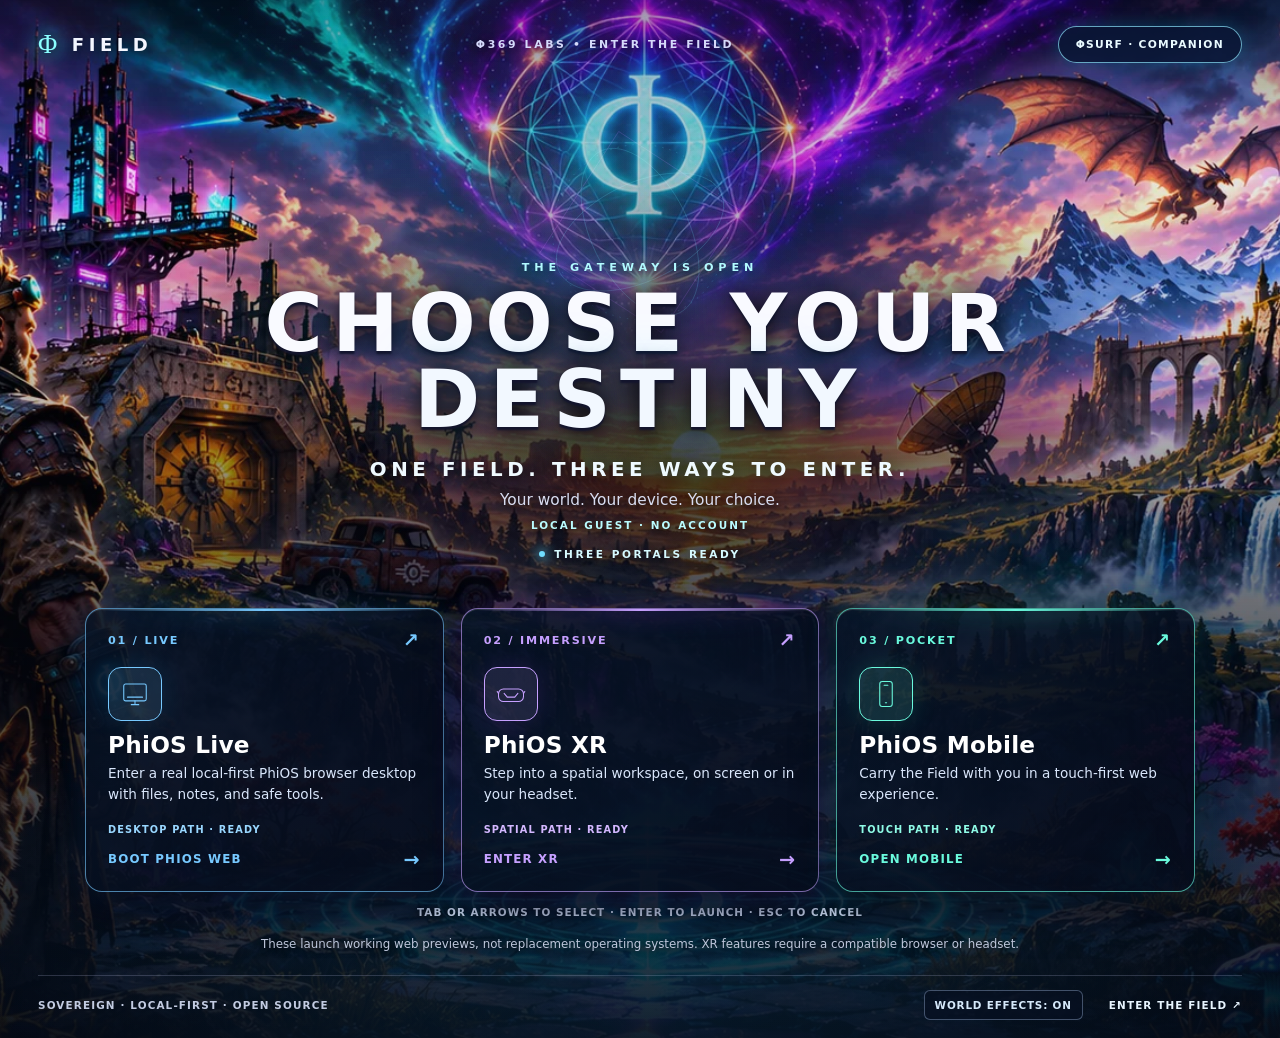
<file: index.html>
<!doctype html>
<html lang="en">
<head>
  <meta charset="utf-8">
  <meta name="viewport" content="width=device-width,initial-scale=1,viewport-fit=cover">
  <meta name="theme-color" content="#080d1c">
  <meta name="description" content="Choose your destiny. Enter Φ Field through PhiOS Live, PhiOS XR, or PhiOS Mobile. One field. Three ways to enter.">
  <meta property="og:type" content="website">
  <meta property="og:title" content="Φ FIELD | Choose Your Destiny">
  <meta property="og:description" content="One field. Three ways to enter. Explore PhiOS Live, XR, and Mobile.">
  <meta property="og:url" content="https://phi-field.com/">
  <meta property="og:image" content="https://phi-field.com/phi-field-desktop-ui-ready.webp">
  <meta property="og:image:width" content="1672">
  <meta property="og:image:height" content="941">
  <meta name="color-scheme" content="dark">
  <link rel="canonical" href="https://phi-field.com/">
  <link rel="icon" type="image/svg+xml" href="favicon.svg">
  <link rel="manifest" href="site.webmanifest">
  <link rel="preload" as="image" href="phi-field-desktop-ui-ready.webp" media="(min-width: 721px)" fetchpriority="high">
  <link rel="preload" as="image" href="phi-field-mobile-full-world.webp" media="(max-width: 720px)" fetchpriority="high">
  <link rel="stylesheet" href="assets/styles.css">
  <link rel="stylesheet" href="assets/field-companion.css">
  <script src="assets/app.js" defer></script>
  <script src="assets/world.js" defer></script>
  <script src="assets/field-companion.js" defer></script>
  <title>Φ FIELD | Choose Your Destiny</title>
</head>
<body>
  <a class="skip-link" href="#destinies">Skip to destinations</a>
  <div class="gateway" id="top">
    <div class="world" aria-hidden="true">
      <div class="world__image"></div>
      <div class="world__veil"></div>
      <div class="world__aurora"></div>
      <div class="world__haze"></div>
      <div class="world__halo"></div>
      <div class="world__reactive"></div>
      <div class="world__gate-beam"></div>
      <div class="world__gate-rings"></div>
      <div class="world__cursor-glow"></div>
      <div class="world__signal world__signal--one"></div>
      <div class="world__signal world__signal--two"></div>
      <div class="world__signal world__signal--three"></div>
      <div class="world__star world__star--one"></div>
      <div class="world__star world__star--two"></div>
      <div class="world__star world__star--three"></div>
      <div class="world__star world__star--four"></div>
      <div class="world__star world__star--five"></div>
    </div>

    <header class="masthead">
      <a class="brand" href="./" aria-label="Phi Field home"><span class="brand__mark" aria-hidden="true">Φ</span><span>FIELD</span></a>
      <span class="masthead__eyebrow">Φ369 LABS <span aria-hidden="true">•</span> ENTER THE FIELD</span>
      <button type="button" class="field-open" hidden aria-haspopup="dialog" aria-controls="field-companion" aria-expanded="false">ΦSURF · COMPANION</button>
      <span class="preview-ribbon">GITHUB PAGES · PREVIEW</span>
    </header>

    <main class="main">
      <div class="intro">
        <p class="intro__eyebrow">THE GATEWAY IS OPEN</p>
        <h1>CHOOSE YOUR<br><span>DESTINY</span></h1>
        <p class="intro__subhead">ONE FIELD. THREE WAYS TO ENTER.</p>
        <p class="intro__caption">Your world. Your device. Your choice.</p>
        <p class="field-greeting" aria-live="polite">LOCAL GUEST · NO ACCOUNT</p>
        <p class="intro__selection" aria-hidden="true"><span class="intro__selection-dot"></span><span class="intro__selection-text">THREE PORTALS READY</span></p>
      </div>

      <nav class="destinies" id="destinies" aria-label="Choose your PhiOS experience">
        <a class="destiny destiny--live" href="./os/" data-destination="live" aria-label="PhiOS Live: launch the PhiOS Web browser desktop">
          <span class="destiny__topline"><span class="destiny__code">01 / LIVE</span><span class="destiny__arrow" aria-hidden="true">↗</span></span>
          <span class="destiny__icon" aria-hidden="true"><svg viewBox="0 0 48 48"><rect x="6" y="8" width="36" height="27" rx="3"/><path d="M18 41h12M24 35v6M12 29h24"/></svg></span>
          <span class="destiny__title">PhiOS Live</span>
          <span class="destiny__desc">Enter a real local-first PhiOS browser desktop with files, notes, and safe tools.</span>
          <span class="destiny__signal" aria-hidden="true">DESKTOP PATH · READY</span>
          <span class="destiny__cta">BOOT PHIOS WEB <span aria-hidden="true">→</span></span>
        </a>
        <a class="destiny destiny--xr" href="https://michaelwave369.github.io/PhiOS-XR/" data-destination="xr" aria-label="PhiOS XR: enter the WebXR portal">
          <span class="destiny__topline"><span class="destiny__code">02 / IMMERSIVE</span><span class="destiny__arrow" aria-hidden="true">↗</span></span>
          <span class="destiny__icon" aria-hidden="true"><svg viewBox="0 0 48 48"><rect x="4" y="16" width="40" height="20" rx="8"/><path d="M4 23 2 20M44 23l2-3M13 23l5 6m17-6-5 6M18 29h12"/></svg></span>
          <span class="destiny__title">PhiOS XR</span>
          <span class="destiny__desc">Step into a spatial workspace, on screen or in your headset.</span>
          <span class="destiny__signal" aria-hidden="true">SPATIAL PATH · READY</span>
          <span class="destiny__cta">ENTER XR <span aria-hidden="true">→</span></span>
        </a>
        <a class="destiny destiny--mobile" href="https://michaelwave369.github.io/PhiOS-Mobile/" data-destination="mobile" aria-label="PhiOS Mobile: open the touch-first browser shell">
          <span class="destiny__topline"><span class="destiny__code">03 / POCKET</span><span class="destiny__arrow" aria-hidden="true">↗</span></span>
          <span class="destiny__icon" aria-hidden="true"><svg viewBox="0 0 48 48"><rect x="14" y="4" width="20" height="40" rx="4"/><path d="M21 10h6m-4 28h2"/></svg></span>
          <span class="destiny__title">PhiOS Mobile</span>
          <span class="destiny__desc">Carry the Field with you in a touch-first web experience.</span>
          <span class="destiny__signal" aria-hidden="true">TOUCH PATH · READY</span>
          <span class="destiny__cta">OPEN MOBILE <span aria-hidden="true">→</span></span>
        </a>
      </nav>
      <p class="nav-hint" data-control-hint>TAB to navigate <span aria-hidden="true">·</span> arrow keys to select <span aria-hidden="true">·</span> ENTER to launch</p>
      <p class="boundary">These launch working web previews, not replacement operating systems. XR features require a compatible browser or headset.</p>
    </main>

    <div class="portal-transition" hidden role="status" aria-live="polite" aria-atomic="true">
      <span class="portal-transition__ring" aria-hidden="true">Φ</span>
      <span class="portal-transition__eyebrow">ENTERING THE FIELD</span>
      <strong class="portal-transition__name">PhiOS</strong>
      <span class="portal-transition__note">Opening the selected web experience…</span>
      <button type="button" class="portal-transition__cancel">CANCEL LAUNCH</button>
    </div>


    <section class="field-companion" id="field-companion" role="dialog" aria-modal="true" aria-labelledby="field-companion-title" hidden>
      <div class="field-companion__backdrop" aria-hidden="true"></div>
      <div class="field-companion__panel">
        <div class="field-companion__head">
          <div>
            <p class="field-companion__kicker">ΦSURF · LOCAL NAVIGATION</p>
            <h2 id="field-companion-title">FIELD COMPANION</h2>
          </div>
          <button type="button" class="field-companion__close" aria-label="Close Field Companion">✕</button>
        </div>
        <p class="field-companion__description">Your own local callsign, portal shortcuts, and a portable record of your gateway preferences. No account required.</p>
        <p class="field-companion__notice">A callsign is a display label, NOT verified identity. This panel does not import PhiOperator achievements, transfer private app data, synchronize websites, or grant PhiOS / Gen.E.Wrist permissions.</p>
        <div class="field-companion__inputrow">
          <label for="field-alias">YOUR FIELD CALLSIGN (OPTIONAL)
            <input id="field-alias" type="text" maxlength="32" autocomplete="off" spellcheck="false" placeholder="FIELD EXPLORER">
          </label>
          <button type="button" class="field-companion__action field-companion__save">SAVE ON THIS DEVICE</button>
        </div>
        <h3>3 FIELD ROUTES</h3>
        <nav class="field-companion__routes" aria-label="PhiSurf portal shortcuts">
          <a data-field-route="live" href="./os/">01 · LIVE ↗</a>
          <a data-field-route="xr" href="https://michaelwave369.github.io/PhiOS-XR/">02 · XR ↗</a>
          <a data-field-route="mobile" href="https://michaelwave369.github.io/PhiOS-Mobile/">03 · MOBILE ↗</a>
        </nav>
        <h3>YOUR PINNED PORTALS</h3>
        <div class="field-companion__pins" aria-label="Choose local shortcuts">
          <button type="button" data-field-pin="live" aria-pressed="false">☆ PIN PHIOS LIVE</button>
          <button type="button" data-field-pin="xr" aria-pressed="false">☆ PIN PHIOS XR</button>
          <button type="button" data-field-pin="mobile" aria-pressed="false">☆ PIN PHIOS MOBILE</button>
        </div>
        <nav class="field-companion__pinned" aria-label="Pinned Field shortcuts"></nav>
        <a class="field-companion__resume" hidden href="./os/">CONTINUE LAST PORTAL ↗</a>
        <h3>RELATED FIELD TOOLS</h3>
        <div class="field-companion__tools">
          <a href="https://michaelwave369.github.io/GenEWrist/">GEN.E.WRIST / ΦSURF ↗</a>
          <a href="https://michaelwave369.github.io/PhiOperator/">PHIOPERATOR ↗</a>
        </div>
        <h3>USER-CONTROLLED TRANSFER</h3>
        <div class="field-companion__actions">
          <button type="button" class="field-companion__action field-companion__export">EXPORT PREFERENCES JSON</button>
          <button type="button" class="field-companion__action field-companion__import">IMPORT PREFERENCES JSON</button>
          <input type="file" id="field-import-file" accept=".json,application/json" hidden>
          <button type="button" class="field-companion__action field-companion__reset">CLEAR COMPANION PROFILE</button>
        </div>
        <p class="field-companion__status" role="status" aria-live="polite"></p>
        <p class="field-companion__storage">Stored locally in this browser only.</p>
        <p class="field-companion__notice">To move between this GitHub preview and phi-field.com, export JSON here and manually import there. The file is plaintext. No automatic cross-site sync or login occurs.</p>
      </div>
    </section>

    <footer class="footer">
      <span>SOVEREIGN <span aria-hidden="true">·</span> LOCAL-FIRST <span aria-hidden="true">·</span> OPEN SOURCE</span>
      <div class="footer__right">
        <button class="motion-toggle" type="button" aria-pressed="true" aria-label="Turn off background animation">WORLD EFFECTS: ON</button>
        <a href="https://www.enterthefield.org/">ENTER THE FIELD <span aria-hidden="true">↗</span></a>
      </div>
    </footer>
  </div>
</body>
</html>
</file>
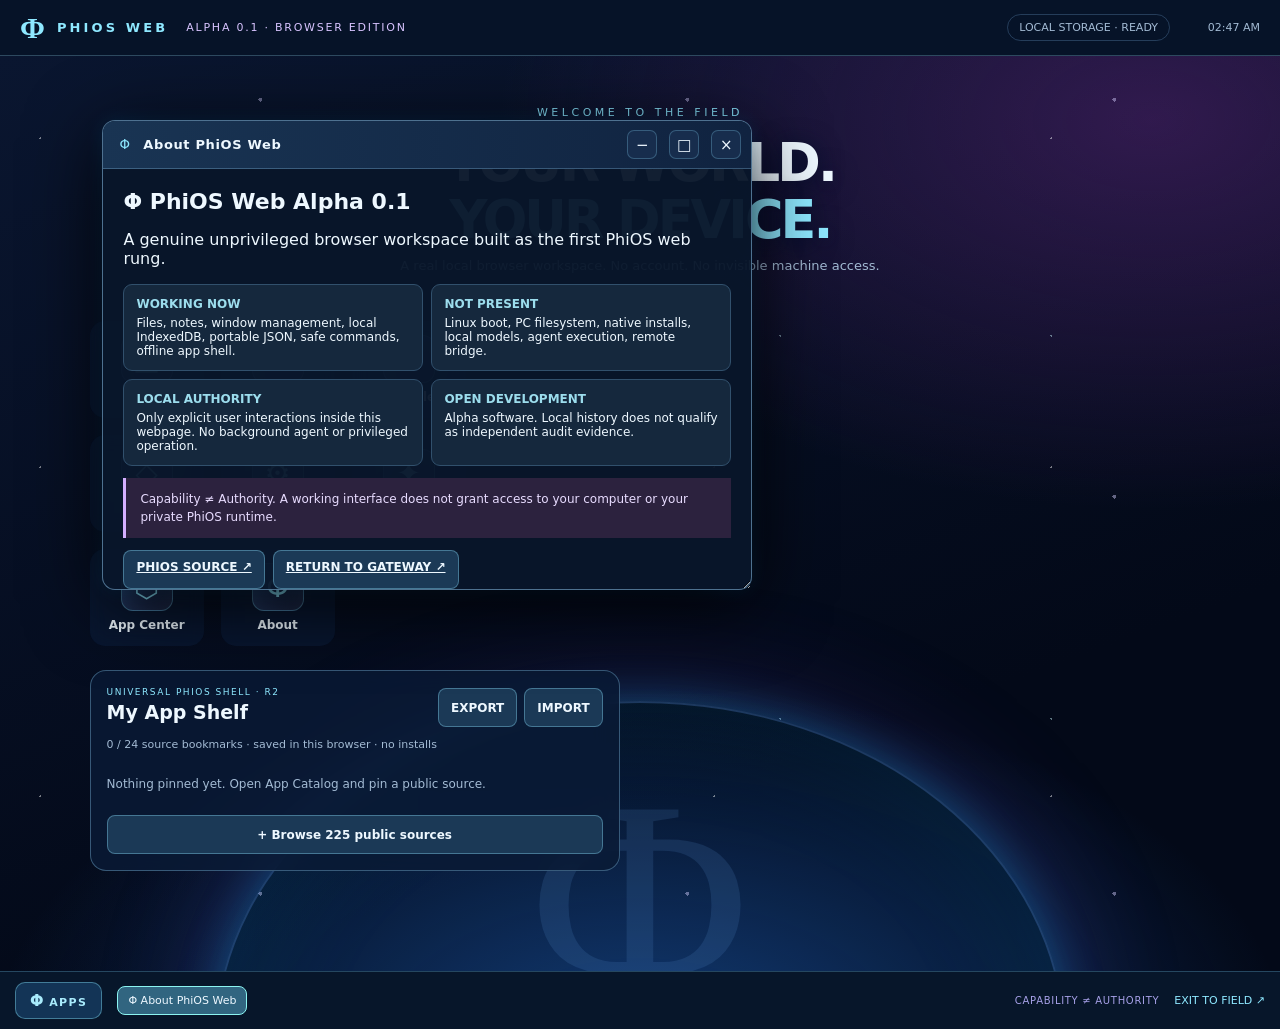
<file: os/index.html>
<!doctype html>
<html lang="en"><head>
<meta charset="utf-8"><meta name="viewport" content="width=device-width,initial-scale=1,viewport-fit=cover">
<meta name="theme-color" content="#07101e"><meta name="description" content="PhiOS Web Alpha: a local-first browser workspace with files, notes, an offline shell and user-controlled backup.">
<title>Φ PhiOS Web · Browser Boot Alpha</title>
<link rel="icon" href="./icon.svg" type="image/svg+xml">
<link rel="manifest" href="./manifest.webmanifest">
<link rel="stylesheet" href="./styles.css">
<script src="./catalog-data.js" defer></script>
<script src="./shelf-portable.js" defer></script>
<script src="./app-center-data.js" defer></script>
<script src="./webos.js" defer></script>
</head><body>
<a class="skip" href="#desktop">Skip to desktop</a>
<div class="system" id="system">
<header class="menubar"><a class="home" href="../" aria-label="Back to Phi Field gateway">Φ <span>PHIOS WEB</span></a>
<span class="alpha">ALPHA 0.1 · BROWSER EDITION</span><span id="storageBadge" class="storage" aria-live="polite">INITIALIZING STORAGE</span>
<span id="clock" class="clock" aria-label="Local device clock"></span></header>
<main id="desktop" class="desktop">
<div class="stars" aria-hidden="true"></div><div class="portal" aria-hidden="true">Φ</div>
<section class="welcome"><div class="kicker">WELCOME TO THE FIELD</div><h1>YOUR WORLD.<br><em>YOUR DEVICE.</em></h1>
<p>A real local browser workspace. No account. No invisible machine access.</p></section>
<nav class="launchers" aria-label="Desktop apps">
<button type="button" data-open="files"><span aria-hidden="true">▤</span><strong>Files</strong></button>
<button type="button" data-open="notes"><span aria-hidden="true">✎</span><strong>Notes</strong></button>
<button type="button" data-open="terminal"><span aria-hidden="true">⌘</span><strong>Console</strong></button>
<button type="button" data-open="ledger"><span aria-hidden="true">◇</span><strong>Ledger</strong></button>
<button type="button" data-open="settings"><span aria-hidden="true">⚙</span><strong>Settings</strong></button>
<button type="button" data-open="catalog"><span aria-hidden="true">✦</span><strong>App Catalog</strong></button>
<button type="button" data-open="appcenter"><span aria-hidden="true">⬡</span><strong>App Center</strong></button>
<button type="button" data-open="about"><span aria-hidden="true">Φ</span><strong>About</strong></button>
</nav>
<section class="app-shelf" id="app-shelf" aria-labelledby="shelf-title">
  <div class="shelf-heading"><div><p class="shelf-kicker">UNIVERSAL PHIOS SHELL · R2</p><h2 id="shelf-title">My App Shelf</h2></div>
    <div class="shelf-actions"><button type="button" class="btn" data-shelf-action="export">EXPORT</button><button type="button" class="btn" data-shelf-action="import">IMPORT</button></div>
  </div>
  <p id="shelf-status" class="shelf-status" role="status" aria-live="polite">Local source bookmarks only. No apps installed.</p>
  <div id="shelf-list" class="shelf-list" role="list" aria-label="Pinned public projects"></div>
  <button class="shelf-browse btn" type="button" data-open="catalog">+ Browse 225 public sources</button>
</section>
<div id="windows" class="windows" aria-live="off"></div>
</main>
<footer class="taskbar"><button id="appMenu" class="launcher" type="button" aria-label="Open applications menu" aria-expanded="false">Φ <span>APPS</span></button>
<nav id="dock" class="dock" aria-label="Open windows"></nav><span class="taskbar-note">CAPABILITY ≠ AUTHORITY</span>
<a href="../" class="exit">EXIT TO FIELD ↗</a></footer>
<div id="menu" class="start-menu" hidden role="menu" aria-label="Applications">
<button type="button" role="menuitem" data-open="files">▤ File Manager</button>
<button type="button" role="menuitem" data-open="notes">✎ Notes Editor</button>
<button type="button" role="menuitem" data-open="terminal">⌘ Safe Console</button>
<button type="button" role="menuitem" data-open="ledger">◇ Local Activity Ledger</button>
<button type="button" role="menuitem" data-open="settings">⚙ Settings & Backup</button>
<button type="button" role="menuitem" data-open="catalog">✦ Public App Catalog</button>
<button type="button" role="menuitem" data-open="appcenter">⬡ Reviewed Web Apps</button>
<button type="button" role="menuitem" data-open="about">Φ System Information</button>
</div>
<input type="file" id="importFile" accept=".json,application/json" hidden aria-label="Choose local PhiOS Web backup JSON">
<input type="file" id="shelfImportFile" accept=".json,application/json" hidden aria-label="Choose portable PhiOS App Shelf JSON">
<div id="toast" class="toast" role="status" aria-live="polite"></div>
</div>
<noscript><div class="noscript">PhiOS Web requires JavaScript for its local workspace. <a href="../">Return to the gateway</a>.</div></noscript>
</body></html>
</file>
<file: assets/styles.css>
:root{color-scheme:dark;--deep:#070a15;--text:#f4f6ff;--muted:#d2ddf4;--blue:#60deff;--violet:#d1a0ff;--mint:#65f5cf}
*{box-sizing:border-box}html{min-height:100%;scroll-behavior:smooth}body{margin:0;background:#060915;color:var(--text);font-family:system-ui,-apple-system,"Segoe UI",Arial,sans-serif;-webkit-font-smoothing:antialiased}a{color:inherit}button{font:inherit}.skip-link{position:fixed;top:12px;left:12px;z-index:1000;padding:.8rem 1rem;background:#fff;color:#111;transform:translateY(-160%)}.skip-link:focus{transform:translateY(0)}
.gateway{position:relative;isolation:isolate;min-height:100vh;min-height:100svh;display:flex;flex-direction:column;overflow:hidden;background:#071020}
.world{position:absolute;z-index:-1;inset:0;pointer-events:none;overflow:hidden;user-select:none}.world__image{position:absolute;inset:0;background-image:url('../phi-field-desktop-ui-ready.webp');background-position:50% 50%;background-size:cover;transform:scale(1.022);animation:world-breathe 32s ease-in-out infinite alternate}.world__veil{position:absolute;inset:0;background:linear-gradient(180deg,rgba(4,7,19,.42) 0%,rgba(5,9,21,.03) 17%,rgba(7,8,20,.14) 37%,rgba(4,7,17,.52) 64%,rgba(3,6,17,.94) 100%),radial-gradient(ellipse 44% 35% at 50% 39%,rgba(2,5,18,.69),transparent 88%)}.world__aurora{position:absolute;inset:-5%;mix-blend-mode:screen;background:radial-gradient(ellipse 34% 24% at 48% 7%,rgba(135,45,238,.22),transparent 80%),radial-gradient(ellipse 32% 25% at 43% 28%,rgba(17,213,239,.13),transparent 80%);animation:aurora-drift 19s ease-in-out infinite alternate}.world__haze{position:absolute;inset:62% -20% -20%;background:radial-gradient(ellipse at 50% 48%,rgba(38,194,255,.12),transparent 64%);filter:blur(24px);animation:world-breathe 17s ease-in-out infinite alternate}.world__halo{position:absolute;left:50%;top:10%;width:clamp(160px,20vw,325px);aspect-ratio:1;background:url('../phi-field-animated-halo.svg') center/contain no-repeat;transform:translateX(-50%);opacity:.55;mix-blend-mode:screen}.world__star{position:absolute;width:3px;height:3px;border-radius:50%;background:#adfaff;box-shadow:0 0 12px 3px #32d1ffc0;opacity:0;animation:spark-float 9s ease-in-out infinite}.world__star--one{left:14%;top:28%;animation-delay:-2s}.world__star--two{left:74%;top:12%;animation-delay:-5s}.world__star--three{left:58%;top:55%;animation-delay:-7s}.world__star--four{left:85%;top:44%;animation-delay:-1s}.world__star--five{left:32%;top:60%;animation-delay:-4s}
.masthead,.footer{display:flex;align-items:center;justify-content:space-between;gap:20px;width:min(1360px,calc(100% - 76px));margin:0 auto}.masthead{padding:26px 0 0;position:relative;z-index:2}.brand{display:inline-flex;align-items:center;gap:10px;text-decoration:none;font-size:1.13rem;font-weight:850;letter-spacing:.25em;text-shadow:0 2px 12px #05050b}.brand__mark{font-family:Georgia,serif;color:#8bffff;font-size:1.65rem;line-height:1;font-weight:400;filter:drop-shadow(0 0 10px #45e9ff)}.masthead__eyebrow{font-size:.68rem;color:#d5dafa;letter-spacing:.24em;font-weight:700;text-shadow:0 2px 12px #000}
.main{width:min(1110px,calc(100% - 56px));margin:0 auto;flex:1;display:flex;flex-direction:column;justify-content:flex-end;position:relative;z-index:2;padding:clamp(180px,22vh,270px) 0 22px}.intro{text-align:center;margin:0 auto clamp(35px,5.2vh,64px)}.intro__eyebrow{font-size:clamp(.7rem,.83vw,.89rem);letter-spacing:.44em;font-weight:800;color:#b6fbff;text-shadow:0 0 20px #0af4ff,0 2px 10px #000;margin:0 0 12px}.intro h1{font-size:clamp(3rem,6.2vw,6.4rem);line-height:.96;letter-spacing:.12em;font-weight:900;margin:0;color:#f9faff;text-shadow:0 3px 2px #13152d,0 4px 24px #000,0 0 68px #07cffc44}.intro h1 span{color:#f2f8ff;text-shadow:0 3px 2px #13152d,0 4px 24px #000,0 0 55px #13cbff66}.intro__subhead{font-size:clamp(.86rem,1.55vw,1.3rem);letter-spacing:.23em;font-weight:800;margin:20px 0 0;color:#effaff;text-shadow:0 2px 20px #000}.intro__caption{font-size:clamp(.8rem,1.2vw,1rem);color:#d8ddf1;margin:10px 0 0;text-shadow:0 2px 12px #000}
.destinies{display:grid;grid-template-columns:repeat(3,minmax(0,1fr));gap:17px}.destiny{--accent:#77c9ff;--glow:#1f99e2;position:relative;min-width:0;min-height:254px;padding:20px 22px 20px;border:1px solid color-mix(in srgb,var(--accent) 62%,transparent);border-radius:17px;display:flex;flex-direction:column;align-items:flex-start;gap:0;text-decoration:none;background:linear-gradient(135deg,rgba(7,21,40,.81),rgba(6,12,28,.87) 78%);box-shadow:0 18px 40px #050313b8,inset 0 1px #ffffff20,0 0 30px color-mix(in srgb,var(--glow) 20%,transparent);backdrop-filter:blur(14px) saturate(1.25);-webkit-backdrop-filter:blur(14px) saturate(1.25);transition:transform .2s ease,border-color .2s ease,box-shadow .2s ease}.destiny:before{content:"";height:3px;position:absolute;inset:-1px 14px auto;background:linear-gradient(90deg,transparent,var(--accent),transparent);filter:drop-shadow(0 0 12px var(--glow))}.destiny--xr{--accent:#c6a0ff;--glow:#9b45fa}.destiny--mobile{--accent:#6afadd;--glow:#24dbaa}.destiny:hover,.destiny:focus-visible{transform:translateY(-8px);border-color:var(--accent);box-shadow:0 24px 44px #000c,0 0 28px color-mix(in srgb,var(--glow) 43%,transparent),inset 0 1px #ffffff29}.destiny__topline{display:flex;align-items:center;justify-content:space-between;width:100%;font-size:.7rem;letter-spacing:.16em;color:var(--accent);font-weight:800}.destiny__arrow{font-size:1.2rem}.destiny__icon{display:grid;place-items:center;width:54px;height:54px;border:1px solid var(--accent);border-radius:13px;margin:15px 0 10px;color:var(--accent);background:color-mix(in srgb,var(--accent) 12%,transparent);box-shadow:0 0 25px color-mix(in srgb,var(--glow) 16%,transparent)}.destiny__icon svg{width:30px;height:30px;fill:none;stroke:currentColor;stroke-width:1.7;stroke-linecap:round;stroke-linejoin:round}.destiny__title{font-size:1.45rem;font-weight:850;letter-spacing:.01em;color:#fff}.destiny__desc{font-size:.85rem;color:#d9e6fb;line-height:1.5;margin:5px 0 18px}.destiny__cta{font-size:.74rem;font-weight:850;letter-spacing:.1em;color:var(--accent);margin-top:auto;display:flex;justify-content:space-between;align-items:center;width:100%;gap:6px}.destiny__cta span{font-size:1.2rem}.boundary{max-width:830px;text-align:center;font-size:.74rem;line-height:1.55;color:#c4cde2;text-shadow:0 1px 8px #000;margin:17px auto 0}
.footer{border-top:1px solid #b8b9dd38;min-height:62px;padding:14px 0 18px;margin-top:auto;position:relative;z-index:2;font-size:.65rem;font-weight:700;letter-spacing:.11em;color:#c3cce2}.footer__right{display:flex;align-items:center;gap:26px}.footer__right a{text-decoration:none;color:#e8f5ff}.footer__right a:hover{text-decoration:underline;text-underline-offset:4px}.motion-toggle{padding:8px 10px;background:#070f22aa;border:1px solid #b4cdf958;color:#d5e8fa;border-radius:6px;font-size:.65rem;font-weight:800;letter-spacing:.08em;cursor:pointer}.motion-toggle:hover{border-color:#83ebff}
:focus-visible{outline:3px solid #ffef9d;outline-offset:5px}
@keyframes world-breathe{to{transform:scale(1.065)}}@keyframes aurora-drift{to{transform:translate3d(2%,-1%,0) scale(1.05);filter:hue-rotate(11deg)}}@keyframes spark-float{0%,100%{opacity:0;transform:translateY(9px)}30%,62%{opacity:.77}80%{transform:translateY(-20px)}}
html[data-motion="off"] .world__image,html[data-motion="off"] .world__aurora,html[data-motion="off"] .world__haze,html[data-motion="off"] .world__star{animation:none!important}html[data-motion="off"] .world__halo{display:none}html[data-motion="off"] .destiny{transition:none}html[data-motion="off"] .destiny:hover,html[data-motion="off"] .destiny:focus-visible{transform:none}
@media(min-width:1400px){.main{padding-top:clamp(220px,25vh,350px)}.intro{margin-bottom:clamp(35px,5vh,58px)}}
@media(max-width:900px){.destiny{min-height:245px;padding:16px}.destiny__title{font-size:1.3rem}.destiny__desc{font-size:.81rem}.main{width:min(960px,calc(100% - 40px))}.masthead,.footer{width:calc(100% - 40px)}}
@media(max-width:720px){.gateway{min-height:100svh}.world__image{background-image:url('../phi-field-mobile-full-world.webp');background-size:cover;background-position:center top;transform:none;animation:none}.world__veil{background:linear-gradient(180deg,rgba(4,6,20,.38) 0%,rgba(4,6,20,.1) 24%,rgba(4,7,18,.34) 41%,rgba(4,7,18,.8) 57%,#050916ed 100%)}.world__halo{top:7%;width:40vw;opacity:.28}.masthead{padding-top:19px}.brand{font-size:.95rem}.masthead__eyebrow{font-size:.53rem;letter-spacing:.12em;text-align:right}.main{padding-top:clamp(340px,45svh,740px);width:calc(100% - 32px)}.intro{margin-bottom:23px}.intro__eyebrow{font-size:.62rem;letter-spacing:.23em}.intro h1{font-size:clamp(2.5rem,9vw,4.2rem);letter-spacing:.075em}.intro__subhead{margin-top:11px;font-size:.76rem;letter-spacing:.1em}.intro__caption{font-size:.78rem;margin-top:6px}.destinies{grid-template-columns:1fr;gap:10px}.destiny{min-height:0;padding:13px 16px 12px;border-radius:13px;display:grid;grid-template-columns:50px 1fr;grid-template-rows:auto auto auto;column-gap:13px;align-items:center}.destiny__topline{grid-column:1/-1;font-size:.58rem;margin-bottom:4px}.destiny__icon{grid-row:2/4;grid-column:1;width:48px;height:48px;margin:0}.destiny__title{grid-row:2;grid-column:2;font-size:1.16rem}.destiny__desc{grid-row:3;grid-column:2;font-size:.76rem;line-height:1.35;margin:3px 0 0}.destiny__cta{grid-row:4;grid-column:2;margin-top:9px;font-size:.65rem}.boundary{font-size:.67rem;margin:16px 9px 0}.footer{padding:20px 0;flex-wrap:wrap;justify-content:center;text-align:center;gap:12px;letter-spacing:.065em}.footer__right{gap:12px;justify-content:center;flex-wrap:wrap}}
@media(max-width:360px){.brand{letter-spacing:.1em}.masthead__eyebrow{font-size:.47rem}.intro h1{font-size:2.38rem}}
@media(prefers-reduced-motion:reduce){html{scroll-behavior:auto}.world__image,.world__aurora,.world__haze,.world__star{animation:none!important}.world__halo{display:none}.destiny{transition:none!important}.destiny:hover,.destiny:focus-visible{transform:none!important}}

/* Rung 2: selected-world response, cinematic handoff, and keyboard guidance. */
.gateway{--portal-accent:#72dfff}
.gateway[data-portal="live"]{--portal-accent:#77c9ff}
.gateway[data-portal="xr"]{--portal-accent:#c6a0ff}
.gateway[data-portal="mobile"]{--portal-accent:#6afadd}
.world__reactive{position:absolute;inset:0;opacity:0;pointer-events:none;transition:opacity .45s ease;background:radial-gradient(ellipse 37% 26% at 50% 56%,color-mix(in srgb,var(--portal-accent) 30%,transparent),transparent 88%),linear-gradient(180deg,transparent 52%,color-mix(in srgb,var(--portal-accent) 8%,transparent))}
.gateway[data-portal="live"] .world__reactive,.gateway[data-portal="xr"] .world__reactive,.gateway[data-portal="mobile"] .world__reactive{opacity:1}
.world__signal{position:absolute;width:5px;height:5px;pointer-events:none;border-radius:50%;background:#d8fbff;box-shadow:0 0 10px 4px #89eaff8c;opacity:0;animation:signal-drift 13s ease-in-out infinite}
.world__signal--one{left:21%;top:44%;animation-delay:-2s}.world__signal--two{left:72%;top:36%;animation-delay:-6s}.world__signal--three{left:49%;top:58%;animation-delay:-10s}
.intro__selection{display:flex;align-items:center;justify-content:center;gap:9px;margin:15px 0 0;font-weight:800;font-size:.66rem;letter-spacing:.24em;color:#d6faff;text-shadow:0 2px 14px #000;min-height:15px}
.intro__selection-dot{width:6px;height:6px;border-radius:50%;background:var(--portal-accent);box-shadow:0 0 12px 3px color-mix(in srgb,var(--portal-accent) 60%,transparent);transition:background .2s}
.destiny{overflow:hidden;isolation:isolate}.destiny:after{content:"";position:absolute;inset:0 100% 0 -110%;background:linear-gradient(112deg,transparent 30%,color-mix(in srgb,var(--accent) 12%,transparent) 50%,transparent 70%);opacity:0;pointer-events:none;transform:skewX(-8deg);transition:opacity .25s}
.destiny:hover:after,.destiny:focus-visible:after{inset:0 -110% 0 0;opacity:1;animation:card-sheen .7s ease-out both}
.destiny__signal{display:block;align-self:start;margin-top:2px;margin-bottom:13px;color:color-mix(in srgb,var(--accent) 75%,white);font-size:.61rem;letter-spacing:.12em;font-weight:800}
.destiny:hover .destiny__icon,.destiny:focus-visible .destiny__icon{box-shadow:0 0 35px color-mix(in srgb,var(--glow) 52%,transparent);transform:scale(1.06)}
.destiny__icon{transition:transform .2s ease,box-shadow .2s ease}
.nav-hint{margin:14px auto 0;max-width:850px;text-align:center;color:#d7e8ff;font-size:.65rem;letter-spacing:.1em;font-weight:700;text-shadow:0 1px 8px #000}
.portal-transition[hidden]{display:none!important}
.portal-transition{position:fixed;z-index:999;inset:0;background:radial-gradient(circle at 50% 45%,color-mix(in srgb,var(--portal-accent) 23%,transparent),transparent 44%),#060c1bf5;display:flex;flex-direction:column;align-items:center;justify-content:center;gap:14px;text-align:center;padding:24px;opacity:0;pointer-events:none;transition:opacity .28s ease;color:#f5faff}
.portal-transition[data-destination="live"]{--portal-accent:#77c9ff}.portal-transition[data-destination="xr"]{--portal-accent:#c6a0ff}.portal-transition[data-destination="mobile"]{--portal-accent:#6afadd}
.portal-transition.is-active{opacity:1;pointer-events:auto}
.portal-transition__ring{width:125px;height:125px;display:grid;place-items:center;border:1px solid var(--portal-accent);border-radius:50%;font:normal 5rem/1 Georgia,serif;color:var(--portal-accent);box-shadow:0 0 45px color-mix(in srgb,var(--portal-accent) 40%,transparent),inset 0 0 45px color-mix(in srgb,var(--portal-accent) 18%,transparent);animation:gate-pulse .7s ease-in-out infinite alternate}
.portal-transition__eyebrow{font-size:.75rem;font-weight:850;letter-spacing:.28em;color:var(--portal-accent)}
.portal-transition__name{font-size:clamp(2rem,5vw,3.2rem);letter-spacing:.08em}
.portal-transition__note{font-size:.83rem;color:#dae6f4}
@keyframes signal-drift{0%,100%{opacity:0;transform:translateY(24px)}35%,65%{opacity:.7}85%{transform:translateY(-32px)}}
@keyframes card-sheen{from{transform:translateX(-100%) skewX(-8deg)}to{transform:translateX(200%) skewX(-8deg)}}
@keyframes gate-pulse{to{transform:scale(1.12);box-shadow:0 0 80px color-mix(in srgb,var(--portal-accent) 65%,transparent)}}
html[data-motion="off"] .world__signal{animation:none!important;opacity:0}
html[data-motion="off"] .world__reactive{transition:none!important}
html[data-motion="off"] .destiny:after{animation:none!important;display:none}
html[data-motion="off"] .destiny__icon{transition:none!important}
html[data-motion="off"] .destiny:hover .destiny__icon,html[data-motion="off"] .destiny:focus-visible .destiny__icon{transform:none}
html[data-motion="off"] .portal-transition{transition:none!important}
@media(max-width:720px){.intro__selection{font-size:.57rem;margin-top:11px}.destiny__signal{grid-row:4;grid-column:2;margin-top:5px;margin-bottom:4px;font-size:.55rem}.destiny__cta{grid-row:5;grid-column:2;margin-top:6px}.nav-hint{font-size:.58rem;margin:12px auto 0}.world__signal{display:none}}
@media(max-width:420px){.intro__selection{letter-spacing:.1em}.nav-hint{letter-spacing:0}}
@media(prefers-reduced-motion:reduce){.world__signal,.destiny:after{animation:none!important;display:none!important}.world__reactive,.destiny__icon,.portal-transition{transition:none!important}.portal-transition__ring{animation:none!important}}

.motion-toggle:disabled{opacity:.72;cursor:not-allowed}

.preview-ribbon{display:none;position:absolute;right:0;top:62px;font-size:.6rem;letter-spacing:.12em;border:1px solid #8bc8ff66;border-radius:999px;background:#041327b3;padding:7px 10px;color:#caf3ff;text-shadow:0 2px 8px #000;font-weight:800}
html[data-preview="true"] .preview-ribbon{display:inline-flex}
@media(max-width:720px){.preview-ribbon{top:53px;font-size:.5rem;padding:5px 7px}}


/* Rung 3: low-cost scene response. Layers are decorative and never receive input. */
.gateway{--field-shift-x:0px;--field-shift-y:0px;--field-pointer-x:50%;--field-pointer-y:54%}
.world__gate-beam{position:absolute;inset:17% 0 20%;opacity:0;pointer-events:none;
  background:radial-gradient(ellipse 20% 48% at 50% 64%,color-mix(in srgb,var(--portal-accent) 27%,transparent),transparent 76%);
  filter:blur(10px);transition:opacity .4s ease}
.world__gate-rings{position:absolute;left:50%;top:51%;width:min(43vw,480px);aspect-ratio:1;border-radius:50%;
  border:1px solid color-mix(in srgb,var(--portal-accent) 60%,transparent);opacity:0;
  box-shadow:inset 0 0 35px color-mix(in srgb,var(--portal-accent) 20%,transparent),0 0 34px color-mix(in srgb,var(--portal-accent) 26%,transparent);
  transform:translate(-50%,-50%) scale(.84);transition:opacity .45s ease,transform .55s ease}
.world__gate-rings::before,.world__gate-rings::after{content:"";position:absolute;inset:15%;border-radius:50%;border:1px solid color-mix(in srgb,var(--portal-accent) 50%,transparent)}
.world__gate-rings::after{inset:30%}
.gateway[data-portal="live"] .world__gate-beam,.gateway[data-portal="xr"] .world__gate-beam,.gateway[data-portal="mobile"] .world__gate-beam,
.gateway[data-portal="live"] .world__gate-rings,.gateway[data-portal="xr"] .world__gate-rings,.gateway[data-portal="mobile"] .world__gate-rings{opacity:.62}
.gateway[data-portal="live"] .world__gate-rings,.gateway[data-portal="xr"] .world__gate-rings,.gateway[data-portal="mobile"] .world__gate-rings{transform:translate(-50%,-50%) scale(1)}
.world__cursor-glow{position:absolute;inset:0;pointer-events:none;opacity:.2;
  background:radial-gradient(ellipse 18% 24% at var(--field-pointer-x) var(--field-pointer-y),color-mix(in srgb,var(--portal-accent) 32%,transparent),transparent 85%);
  transition:opacity .2s ease}
.world__image{translate:var(--field-shift-x) var(--field-shift-y);will-change:auto}
.portal-transition__cancel{margin-top:14px;border:1px solid #b1cbec7a;border-radius:999px;background:#101c37;color:#e8f4ff;padding:10px 20px;font-size:.73rem;letter-spacing:.12em;font-weight:800;cursor:pointer}
.portal-transition__cancel:hover,.portal-transition__cancel:focus-visible{border-color:var(--portal-accent);color:#fff}
html[data-quality="lite"] .world__cursor-glow,html[data-quality="lite"] .world__gate-beam{display:none}
html[data-quality="lite"] .world__gate-rings{filter:none;opacity:0}
html[data-quality="lite"] .gateway[data-portal="live"] .world__gate-rings,html[data-quality="lite"] .gateway[data-portal="xr"] .world__gate-rings,html[data-quality="lite"] .gateway[data-portal="mobile"] .world__gate-rings{opacity:.35}
html[data-quality="lite"] .destiny{backdrop-filter:none;-webkit-backdrop-filter:none}
html[data-quality="lite"] .world__aurora,html[data-quality="lite"] .world__haze,html[data-quality="lite"] .world__signal{animation:none;filter:none}
html[data-quality="lite"] .world__star{display:none}
html[data-motion="off"] .world__cursor-glow,html[data-motion="off"] .world__gate-beam{display:none}
html[data-motion="off"] .world__gate-rings{transition:none;transform:translate(-50%,-50%) scale(1)}
@media(max-width:720px){.world__gate-beam,.world__cursor-glow{display:none}.world__gate-rings{width:min(62vw,340px);top:24%}}
@media(prefers-reduced-motion:reduce){.world__cursor-glow,.world__gate-beam{display:none!important}.world__gate-rings{transition:none!important;transform:translate(-50%,-50%) scale(1)}}
</file>
<file: assets/field-companion.css>
/* Φ Field Companion: accessible sovereign quick-navigation drawer, no external assets. */
.field-open{border:1px solid #8fe8ffb0;color:#e9faff;border-radius:999px;background:#0a1736da;
  padding:11px 17px;font-size:.67rem;letter-spacing:.12em;font-weight:850;white-space:nowrap;cursor:pointer;
  box-shadow:0 0 18px #00cfff37;transition:box-shadow .15s,border-color .15s}
.field-open:hover,.field-open:focus-visible{border-color:#fff;box-shadow:0 0 25px #67eaff80}
.field-open[hidden],.field-companion[hidden],.field-companion__resume[hidden]{display:none!important}
.field-greeting{margin:10px auto 0;font-size:.65rem;letter-spacing:.2em;font-weight:800;color:#bafcff;text-shadow:0 2px 10px #000}
.field-companion{position:fixed;inset:0;z-index:1100;display:grid;place-items:center;padding:14px}
.field-companion__backdrop{position:absolute;inset:0;background:#02050eeb;backdrop-filter:blur(7px);-webkit-backdrop-filter:blur(7px)}
.field-companion__panel{position:relative;isolation:isolate;width:min(670px,100%);max-height:min(90vh,850px);
  max-height:min(90svh,850px);overflow:auto;overscroll-behavior:contain;background:linear-gradient(145deg,#142448,#060c20 80%);
  border:1px solid #70d4ff8a;border-radius:18px;padding:clamp(17px,3vw,31px);
  box-shadow:0 24px 90px #000e,0 0 65px #4ac4ff28;color:#ecf6ff}
.field-companion__head{display:flex;justify-content:space-between;gap:12px;align-items:start}
.field-companion__kicker{color:#77e5ff;font-size:.67rem;letter-spacing:.22em;font-weight:850;margin:0 0 7px}
.field-companion h2{font-size:clamp(1.4rem,3.4vw,2.1rem);line-height:1.15;margin:0;color:#fff}
.field-companion h3{font-size:.88rem;letter-spacing:.08em;color:#d5eeff;margin:20px 0 9px}
.field-companion__description,.field-companion__notice,.field-companion__storage{color:#cbdbee;font-size:.8rem;line-height:1.6}
.field-companion__notice{border-left:2px solid #91e4fa;padding-left:12px;margin:14px 0}
.field-companion__close,.field-companion__action,.field-companion [data-field-pin]{
  border:1px solid #8ab8db87;border-radius:8px;background:#152a4c;color:#ebf7ff;
  font-weight:800;letter-spacing:.055em;padding:10px 12px;cursor:pointer;font-size:.73rem}
.field-companion__close{flex-shrink:0;font-size:1rem;min-width:44px;min-height:44px}
.field-companion button:hover,.field-companion button:focus-visible{border-color:#8beaff;background:#1d3d64}
.field-companion__inputrow{display:flex;align-items:end;gap:9px;flex-wrap:wrap}
.field-companion__inputrow label{display:flex;flex-direction:column;gap:7px;flex:1;min-width:180px;font-size:.75rem;color:#dcecff}
.field-companion input[type="text"]{width:100%;padding:12px;color:#fff;background:#081227;border:1px solid #8db7d49e;border-radius:7px;font:inherit}
.field-companion__routes{display:grid;grid-template-columns:repeat(3,minmax(0,1fr));gap:9px}
.field-companion__routes a,.field-companion__pinned a,.field-companion__resume{border:1px solid #7dcff488;
  border-radius:9px;background:#102541d8;padding:11px;color:#ebfaff;text-decoration:none;
  font-size:.75rem;font-weight:800;line-height:1.4;display:flex;align-items:center;justify-content:center;text-align:center;min-height:45px}
.field-companion__routes a:hover,.field-companion__routes a:focus-visible,
.field-companion__pinned a:hover,.field-companion__pinned a:focus-visible,
.field-companion__resume:hover,.field-companion__resume:focus-visible{border-color:#b9f4ff;background:#184266}
.field-companion__pins,.field-companion__actions,.field-companion__tools{display:flex;flex-wrap:wrap;gap:8px}
.field-companion [data-field-pin][aria-pressed="true"]{color:#7efbd3;border-color:#7efbd3}
.field-companion__pinned{display:flex;gap:8px;flex-wrap:wrap;align-items:center;color:#afc2db;font-size:.76rem;min-height:44px}
.field-companion__pinned a{min-height:38px}
.field-companion__resume{margin-top:12px;color:#91f3e8;border-color:#50dcca}
.field-companion__actions .field-companion__export{border-color:#6fe6c6;color:#8dfedb}
.field-companion__status{font-size:.77rem;color:#a9f7ed;min-height:2em;margin:10px 0 0}
.field-companion__storage{font-size:.7rem;margin:7px 0 0}
.field-companion__tools a{color:#a8ecff;font-size:.78rem}
body.field-companion-open{overflow:hidden}
@media(max-width:950px){.masthead{gap:10px}.masthead__eyebrow{font-size:.55rem;letter-spacing:.1em}.field-open{padding:10px 12px;font-size:.62rem}}
@media(max-width:720px){.masthead__eyebrow{display:none}.field-open{font-size:.57rem;padding:10px}.field-companion__panel{max-height:94svh}.field-companion__routes{grid-template-columns:1fr}.field-companion__routes a{min-height:40px}}
@media(prefers-reduced-motion:reduce){.field-open{transition:none}}

/* Keep global skip-navigation outside the active modal focus/visual stack. */
body.field-companion-open .skip-link{visibility:hidden!important;pointer-events:none!important}
</file>
<file: os/styles.css>
:root{color-scheme:dark;--bg:#050d1d;--panel:#0c1930;--panel2:#112444;--line:#547fa665;--text:#eef8ff;--muted:#a3bbd4;--cyan:#8ee8ff;--violet:#d3a9ff;--gold:#f6cc79;--shadow:#000a}
*{box-sizing:border-box}html,body{min-width:320px;margin:0;height:100%;font-family:system-ui,-apple-system,"Segoe UI",sans-serif;color:var(--text);background:var(--bg)}button,input,textarea{font:inherit}button{cursor:pointer}button:disabled{cursor:not-allowed;opacity:.5}a{color:inherit}a:focus-visible,button:focus-visible,input:focus-visible,textarea:focus-visible{outline:3px solid var(--cyan);outline-offset:3px}.skip{position:absolute;top:-100px;left:1rem;padding:.7rem;background:#fff;color:#07111b;z-index:3000}.skip:focus{top:1rem}.system{min-height:100vh;min-height:100svh;display:flex;flex-direction:column;overflow:hidden}.menubar{height:56px;flex:none;display:flex;align-items:center;gap:18px;padding:0 20px;background:#07142ae8;border-bottom:1px solid #9ee9ff40;z-index:100}.home{text-decoration:none;font:700 30px Georgia,serif;color:var(--cyan);display:flex;align-items:center;gap:12px}.home span{font:700 13px system-ui;letter-spacing:.24em}.alpha{font-size:11px;letter-spacing:.16em;color:#d8c4ff}.storage,.clock{font-size:11px;color:var(--muted)}.storage{margin-left:auto;border:1px solid var(--line);border-radius:999px;padding:6px 11px;white-space:nowrap}.storage.session{color:#ffca8e;border-color:#a67b55}.clock{min-width:72px;text-align:right}
.desktop{position:relative;flex:1;min-height:560px;isolation:isolate;background:radial-gradient(ellipse 58% 45% at 50% 108%,#1854a4a8,transparent 87%),radial-gradient(ellipse 60% 50% at 90% 7%,#4b20689c,transparent 85%),linear-gradient(160deg,#0a1630,#030918 72%);overflow:hidden}.stars{position:absolute;inset:0;pointer-events:none;opacity:.45;background-image:radial-gradient(1px 1px at 12% 25%,#fff 99%,transparent),radial-gradient(2px 2px at 61% 11%,#d5d0ff 99%,transparent),radial-gradient(1px 1px at 88% 73%,#ccfaff 99%,transparent);background-size:337px 329px,427px 397px,271px 383px}.portal{position:absolute;pointer-events:none;left:50%;bottom:-410px;transform:translateX(-50%);width:850px;height:680px;border:2px solid #58a8ff48;border-radius:50%;box-shadow:0 0 45px #05ccff42,0 0 120px #7c53e744,inset 0 0 130px #00caff1c;text-align:center;padding-top:30px;color:#5d9cdb26;font:300 300px Georgia,serif}.welcome{position:relative;text-align:center;padding:50px 12px 0;pointer-events:none}.welcome .kicker{font-size:11px;letter-spacing:.32em;color:var(--cyan)}.welcome h1{font-size:clamp(31px,4.1vw,66px);line-height:1.08;margin:16px 0 10px;letter-spacing:-.055em;text-shadow:0 3px 25px #010e2b}.welcome h1 em{font-style:normal;color:var(--cyan)}.welcome p{color:var(--muted);margin:0;font-size:13px}.launchers{position:relative;z-index:1;display:grid;grid-template-columns:repeat(3,114px);gap:17px;margin:48px 0 0 7%;max-width:430px}.launchers button{display:flex;flex-direction:column;align-items:center;gap:7px;padding:13px 6px;border:1px solid transparent;border-radius:15px;background:#0e21437d;color:var(--text);backdrop-filter:blur(9px)}.launchers button:hover{background:#244675a6;border-color:#9ceaff7c}.launchers button span{width:52px;height:48px;border:1px solid #7edcfb6b;border-radius:12px;background:linear-gradient(145deg,#213e6d,#131a35);box-shadow:inset 0 0 22px #5e8ac52b;display:grid;place-items:center;font-size:29px;color:var(--cyan)}.launchers button strong{font-size:12px;font-weight:600}
.windows{position:absolute;inset:0;z-index:4;pointer-events:none}.window{--x:12%;--y:11%;pointer-events:auto;position:absolute;left:var(--x);top:var(--y);width:min(650px,84vw);height:min(470px,66vh);min-width:270px;min-height:235px;resize:both;overflow:hidden;display:flex;flex-direction:column;background:#09162af5;border:1px solid #8ec5ed85;box-shadow:0 15px 75px #000d,0 0 18px #1689d52c;border-radius:13px}.window[hidden]{display:none!important}.window.maximized{left:12px!important;top:12px!important;width:calc(100% - 24px)!important;height:calc(100% - 24px)!important;resize:none}.windowbar{height:48px;flex:none;display:flex;align-items:center;gap:12px;padding:0 10px 0 16px;background:linear-gradient(90deg,#193453,#102340);border-bottom:1px solid #9bdaff45;touch-action:none;cursor:move;user-select:none}.windowbar strong{margin-right:auto;font-size:13px;letter-spacing:.05em}.windowbar small{color:var(--cyan);letter-spacing:.1em}.win-control{background:#172d4d;border:1px solid #75b9da55;border-radius:7px;color:var(--text);width:30px;height:29px;display:grid;place-items:center;cursor:pointer;font-size:15px}.win-control:hover{background:#3b6287}.window-body{min-height:0;flex:1;overflow:auto;padding:20px}.window-body h2{font-size:22px;margin:0 0 12px}.window-body h3{font-size:14px;margin:17px 0 9px}.muted,.help{font-size:12px;line-height:1.55;color:var(--muted)}.toolbar{display:flex;align-items:center;gap:8px;flex-wrap:wrap;margin-bottom:15px}.btn{padding:9px 12px;border:1px solid #5c98b6a6;border-radius:8px;background:#1b3956;color:var(--text);font-weight:650;font-size:12px;min-height:39px}.btn:hover{background:#28577b}.btn.primary{background:#70d5e7;color:#071525}.btn.danger{border-color:#a96a79;color:#ffb5bb}.files-list{display:grid;gap:7px}.file-row{display:flex;align-items:center;gap:11px;min-width:0;justify-content:space-between;padding:9px 11px;border:1px solid #ffffff1f;background:#17263c;border-radius:9px}.file-row button{background:none;border:none;color:var(--cyan);text-align:left;overflow-wrap:anywhere}.file-row small{color:var(--muted);font-size:10px}.file-row .remove{font-size:12px;color:#ffb6ba;text-decoration:underline;padding:6px}.editor{width:100%;min-height:150px;height:calc(100% - 104px);resize:none;border:1px solid var(--line);border-radius:9px;background:#071323;color:var(--text);padding:15px;line-height:1.55}.editor:focus{border-color:var(--cyan)}.field{width:min(100%,330px);min-height:38px;border:1px solid var(--line);border-radius:8px;background:#071323;color:var(--text);padding:8px}.label{display:grid;gap:6px;color:var(--muted);font-size:12px}.terminal{background:#03080ef2;color:#a8f0d2;padding:12px;border:1px solid #4d8973;border-radius:8px;font:13px/1.5 ui-monospace,Consolas,monospace;min-height:150px;max-height:230px;overflow:auto;white-space:pre-wrap;overflow-wrap:anywhere}.cmdline{display:flex;align-items:center;gap:8px;margin-top:10px;color:#78dbaf;font:13px monospace}.cmdline input{flex:1;min-width:0;background:#091b18;color:#c5ffde;border:1px solid #4d8973;border-radius:7px;padding:8px 9px;font:13px monospace}.ledger-list{display:grid;gap:7px;list-style:none;margin:0;padding:0}.ledger-list li{font:12px/1.5 ui-monospace,Consolas,monospace;padding:9px 11px;background:#0d2133;border-left:2px solid #8dd7eb}.ledger-list time{color:#a7d6f2;margin-right:10px}.checks{display:grid;grid-template-columns:1fr 1fr;gap:8px;margin:12px 0}.check{background:#15283d;border:1px solid #31506c;padding:12px;border-radius:9px;font-size:12px}.check b{color:#9cdded;display:block;margin-bottom:5px}.notice{padding:12px 14px;background:#2c223e;border-left:3px solid #d4afff;color:#e8dcff;font-size:12px;line-height:1.5}.setting{display:flex;align-items:center;gap:10px;margin:12px 0}.setting label{color:var(--muted);font-size:12px}.status-message{color:#9af3c6;font-size:12px;margin-top:12px}.taskbar{height:58px;background:#08182ce8;border-top:1px solid #77cdef45;display:flex;align-items:center;gap:15px;padding:0 15px;z-index:100}.launcher{padding:8px 14px;border:1px solid #8aeaff64;border-radius:10px;background:#133456;color:#a9ebfc;font-weight:800}.launcher span{font-size:11px;letter-spacing:.13em}.dock{display:flex;gap:5px;flex:1;min-width:0;overflow:auto}.dock button{padding:7px 10px;white-space:nowrap;border:1px solid #7ebcdb55;border-radius:8px;color:var(--text);background:#193550;font-size:11px}.dock button.active{background:#316580;border-color:#8cf4f1}.taskbar-note{font-size:10px;color:#a7a1e8;letter-spacing:.07em;white-space:nowrap}.exit{font-size:11px;text-decoration:none;color:var(--cyan);white-space:nowrap}.start-menu{position:fixed;bottom:65px;left:12px;z-index:200;background:#091b30;border:1px solid #8fddfd;border-radius:12px;padding:12px;min-width:245px;box-shadow:0 16px 60px #000c}.start-menu[hidden]{display:none}.start-menu button{width:100%;text-align:left;display:block;padding:11px 10px;background:none;border:0;border-radius:7px;color:var(--text)}.start-menu button:hover{background:#214663}.toast{position:fixed;right:16px;bottom:78px;z-index:240;background:#183f4f;border:1px solid var(--cyan);padding:12px 16px;border-radius:9px;color:#eafffc;max-width:min(360px,90vw);font-size:12px;box-shadow:0 8px 25px #0008}.toast:empty{display:none}.noscript{position:fixed;z-index:9999;inset:0;display:grid;place-items:center;background:#061020;color:#fff;padding:30px}
body[data-no-effects="true"] .stars,body[data-no-effects="true"] .portal{display:none}
@media(max-width:800px){.menubar{gap:10px;padding:0 12px}.home{font-size:23px}.home span{font-size:11px}.alpha{display:none}.welcome{padding-top:33px}.launchers{margin:40px auto 0;grid-template-columns:repeat(3,105px);gap:8px}.taskbar-note{display:none}.window{width:calc(100% - 20px);left:10px!important;top:10px!important;height:min(480px,78%);resize:none}.exit{font-size:10px}}
@media(max-width:390px){.launchers{grid-template-columns:repeat(3,94px)}.launchers button{padding:9px 3px}.taskbar{gap:8px}.exit{max-width:68px;white-space:normal;text-align:center}.storage{font-size:9px}.clock{display:none}}
@media(prefers-reduced-motion:reduce){*,*::before,*::after{animation:none!important;scroll-behavior:auto!important;transition:none!important}}

/* Universal Shell R1: clear public-source-only catalog. */
.catalog-meta{font-size:11px;color:var(--muted);margin:12px 0}
.catalog-items{display:grid;gap:9px;margin-bottom:12px}
.catalog-entry{display:flex;align-items:center;gap:12px;justify-content:space-between;border:1px solid var(--line);padding:12px;border-radius:9px;background:#12233a}
.catalog-entry .catalog-info{min-width:0;flex:1}
.catalog-entry strong{font-size:13px;color:var(--cyan);overflow-wrap:anywhere}
.catalog-entry p{margin:5px 0;font-size:11px;line-height:1.45;color:var(--muted);overflow-wrap:anywhere}
.catalog-entry small{font-size:10px;color:var(--gold)}
.catalog-entry a{text-decoration:none;white-space:nowrap;flex:none}
@media(max-width:540px){.catalog-entry{align-items:flex-start;flex-direction:column}.catalog-entry a{width:100%;text-align:center}}


/* R2: portable source bookmarks with no implied install or executable authority. */
.app-shelf{position:relative;z-index:1;margin:24px 0 100px 7%;width:min(530px,90vw);padding:16px;border:1px solid #699ec27c;border-radius:16px;background:#0a1b36d9;backdrop-filter:blur(12px)}
.shelf-heading{display:flex;align-items:center;justify-content:space-between;gap:14px;flex-wrap:wrap}
.shelf-heading h2{margin:3px 0;font-size:19px;line-height:1.3}
.shelf-kicker{font-size:9px;color:var(--cyan);letter-spacing:.17em;margin:0}
.shelf-actions{display:flex;gap:7px}.shelf-status{font-size:11px;color:var(--muted);line-height:1.5;margin:9px 0}
.shelf-list{display:grid;gap:8px;max-height:236px;overflow:auto;padding-right:3px}
.shelf-entry{border:1px solid #6cacc36b;background:#143152a6;border-radius:9px;padding:9px 10px;display:flex;align-items:center;justify-content:space-between;gap:10px}
.shelf-entry .shelf-details{min-width:0;flex:1}.shelf-entry strong{font-size:12px;display:block;color:#c4f3ff;overflow-wrap:anywhere}.shelf-entry small{display:block;font-size:10px;color:var(--gold)}
.shelf-entry a{color:var(--cyan);font-size:10px;text-decoration:underline}
.shelf-controls{display:flex;align-items:center;gap:4px;flex:none;flex-wrap:wrap}
.shelf-controls button{min-width:26px;min-height:29px;color:var(--text);border-radius:6px;border:1px solid #729cba6b;background:#234362;font-size:11px}
.shelf-controls button:disabled{opacity:.35}
.shelf-browse{margin-top:10px;width:100%}
.catalog-entry .catalog-actions{display:flex;gap:7px;flex-wrap:wrap;justify-content:flex-end}
.catalog-entry .catalog-actions .btn{text-decoration:none;white-space:nowrap}
.catalog-entry .catalog-actions button{min-width:64px}
@media(max-width:800px){.app-shelf{width:calc(100% - 24px);margin:18px 12px 85px}.shelf-entry{align-items:flex-start}.shelf-controls{justify-content:flex-end}}
@media(max-width:540px){.catalog-entry .catalog-actions{width:100%;flex-direction:column}.catalog-entry .catalog-actions .btn{display:block;width:100%;text-align:center}.shelf-heading h2{font-size:17px}}

/* R4: reviewed PWA App Center, not an unreviewed code installer. */
.reviewed-app{border:1px solid #3b94b8;border-radius:12px;background:linear-gradient(145deg,#17334e,#111c37);padding:17px;margin:15px 0}
.reviewed-app h3{color:var(--cyan);font-size:19px;margin:0 0 5px}
.reviewed-app>small{display:block;font-size:10px;letter-spacing:.08em;color:var(--gold);line-height:1.5}
.reviewed-app p{line-height:1.6;color:var(--muted);font-size:12px}
.reviewed-app .toolbar{margin:14px 0;display:flex;flex-wrap:wrap}
.reviewed-app .toolbar a{text-decoration:none;display:flex;align-items:center;justify-content:center}
@media(max-width:540px){.reviewed-app .toolbar .btn{width:100%}}


/* R5: browser-reported PWA context is not native package attestation. */
.pwa-lifecycle{margin-top:20px;padding:14px;border-top:1px solid #426e8a;border-radius:8px;background:#091a30a9}
.pwa-lifecycle h4{margin:0 0 8px;color:var(--cyan);font-size:13px;letter-spacing:.08em}
.pwa-lifecycle p{font-size:11px;line-height:1.6;color:var(--muted)}
.pwa-lifecycle #pwa-observed-state{color:#edca91;font-weight:bold}
.pwa-lifecycle .toolbar{display:flex;flex-wrap:wrap;gap:8px}
.pwa-lifecycle .toolbar button{flex:1 1 160px;min-height:42px}
</file>
